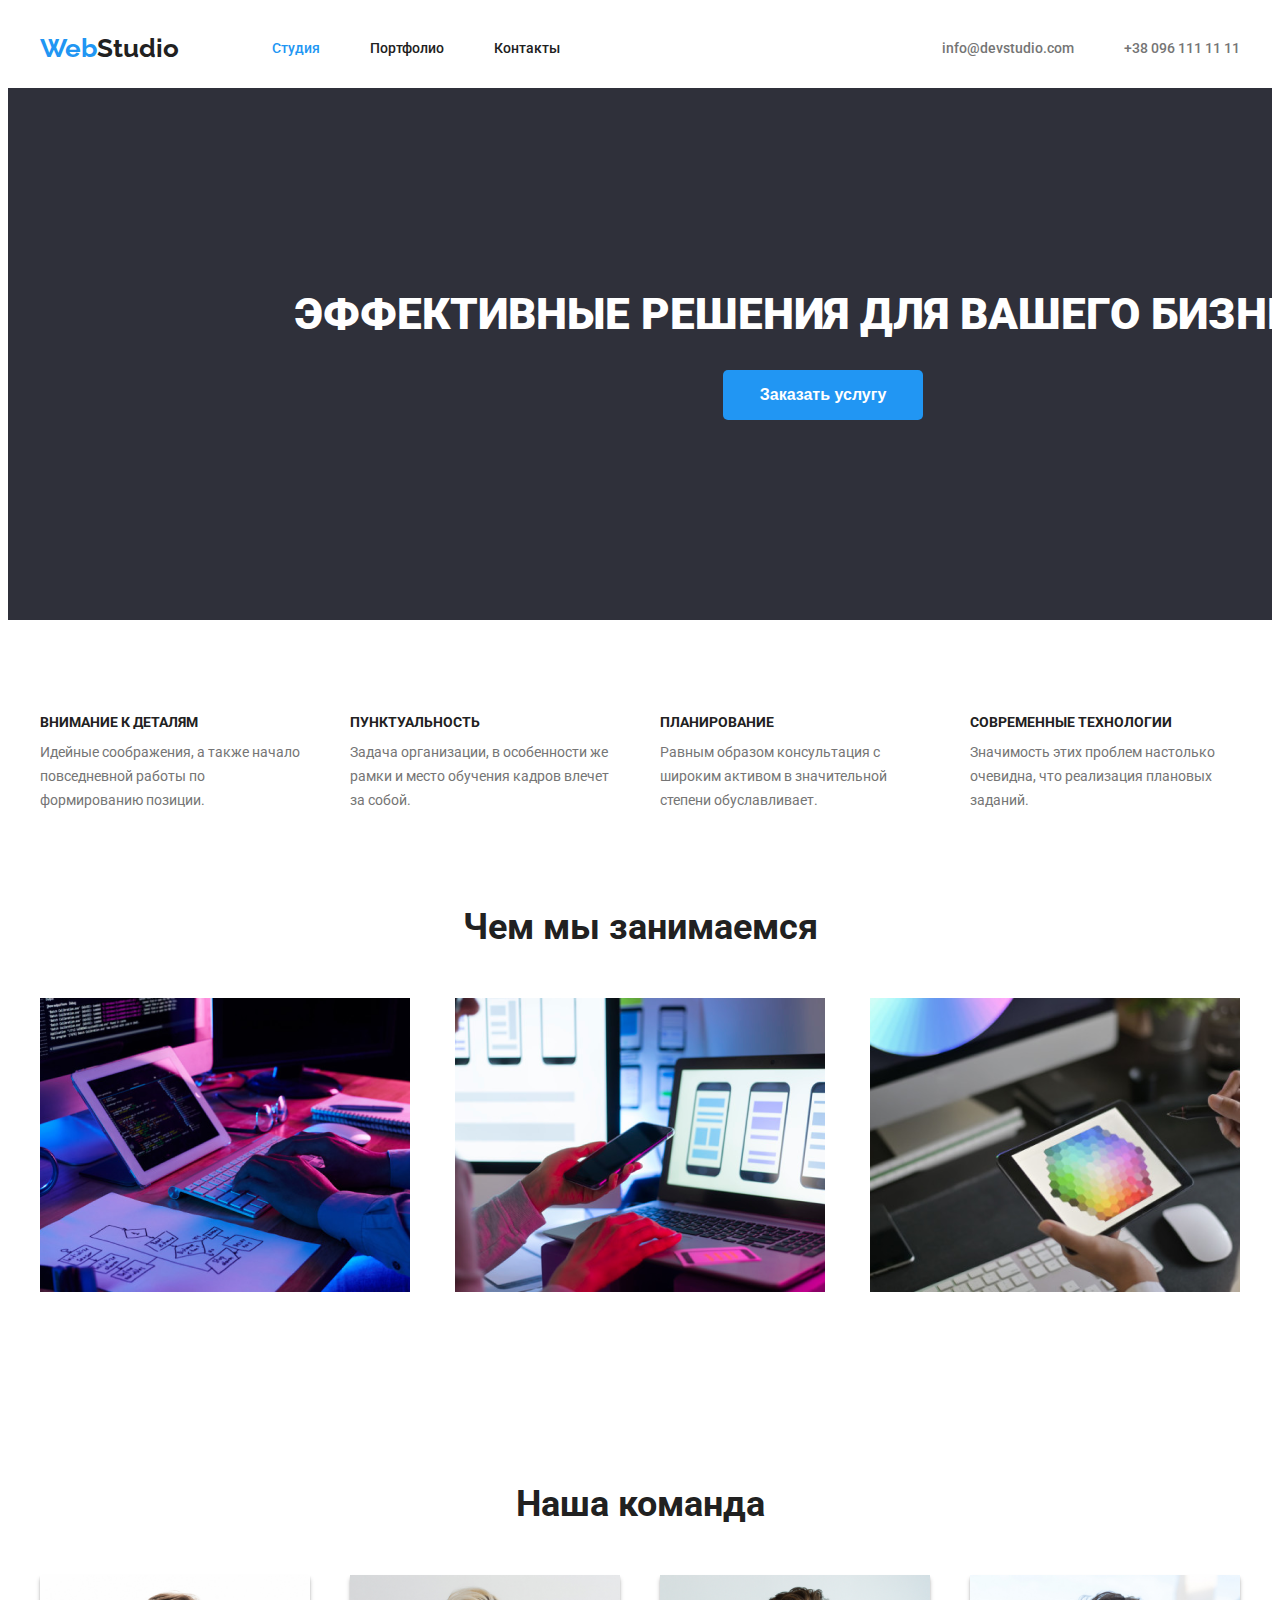
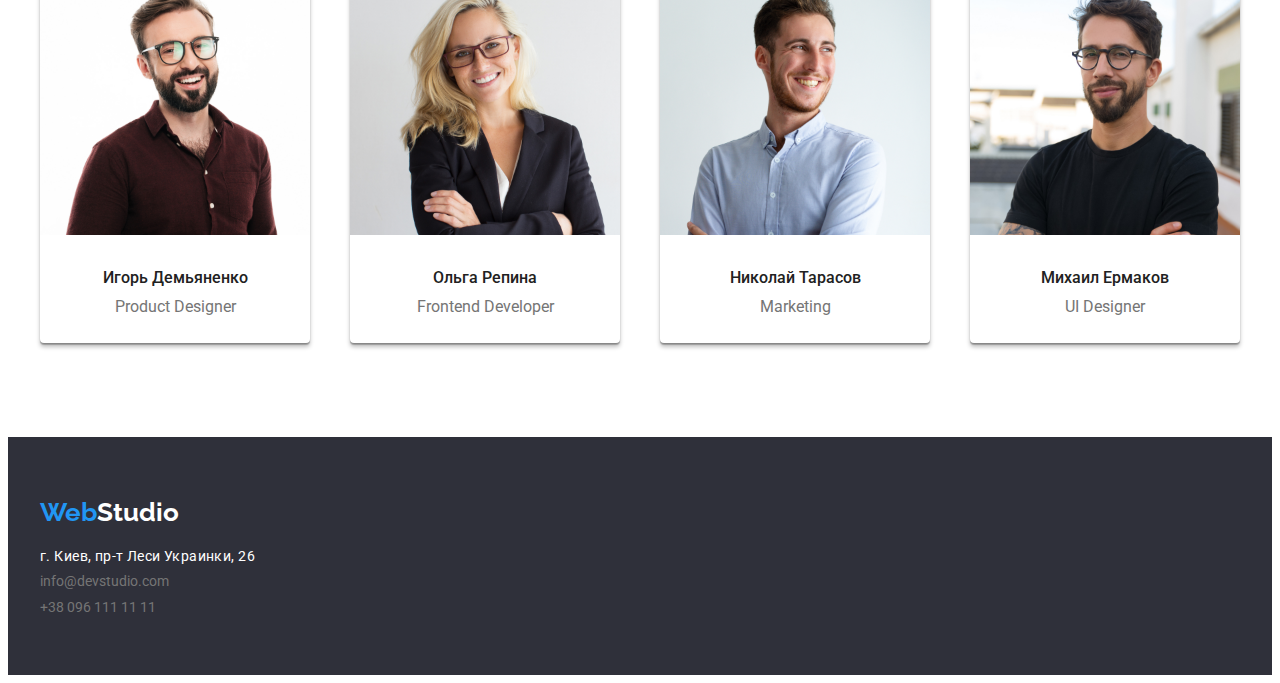
<file: index.html>
<!DOCTYPE html>
<html lang="ru">

<head>
    <meta name="viewport" content="width=device-width, initial-scale=1.0">
    <link rel="preconnect" href="https://fonts.gstatic.com">
    <link href="https://fonts.googleapis.com/css2?family=Raleway:wght@700&family=Roboto:wght@400;500;700;900&display=swap" rel="stylesheet">
    <link rel="stylesheet" href="https://cdnjs.cloudflare.com/ajax/libs/modern-normalize/1.0.0/modern-normalize.min.css" integrity="sha512-ISS7cAi1PEhQ8jnbJpJZMd29NlhNj4AWYyLOSp2CE/CsHxTCu+r+t0D2yoJudVrd0/8fTVPUVDzY5Tvli75u/g==" crossorigin="anonymous">
    <link rel="stylesheet" href="./styles/style.css">
<title>Main</title>
</head>

<body>
    <header>
        <div class="page-header container">
            <a href="./index.html" class="logo"><span class="blue">Web</span>Studio</a>
            <nav>
                <ul class="site-nav">
                    <li class="item"><a href="./index.html" class="link-nav current">Студия</a></li>
                    <li class="item"><a href="./portfolio.html" class="link-nav">Портфолио</a></li>
                    <li class="item"><a href="./kontakts.html" class="link-nav">Контакты</a></li>
                </ul>
            </nav>
            <ul class="contact-details">
                <li class="item"><a href="mailto:info@devstudio.com" class="link-contact">info@devstudio.com</a></li>
                <li class="item"><a href="tel:+380961111111" class="link-contact">+38 096 111 11 11</a></li>
            </ul> 
        </div>  
    </header>

    <main class="main">
        <section class="hero">
            <div class="container">
                <h1>Эффективные решения для вашего бизнеса</h1>
                <button type="button" class="hero-button">Заказать услугу</button>
            </div>
        </section>
        <section>
            <div class="features-block container">
                <ul class="list">
                    <li class="feature-item">
                        <h3 class="feature-title">Внимание к деталям</h3>
                        <p class="feature-description">Идейные соображения, а также начало повседневной работы по формированию позиции.
                        </p>
                    </li>
                    <li class="feature-item">
                        <h3 class="feature-title">Пунктуальность</h3>
                        <p class="feature-description">Задача организации, в особенности же рамки и место обучения кадров влечет за собой.</p>
                    </li>
                    <li class="feature-item">
                        <h3 class="feature-title">Планирование</h3>
                        <p class="feature-description">Равным образом консультация с широким активом в значительной степени обуславливает.</p>
                    </li>
                    <li class="feature-item">
                        <h3 class="feature-title">Современные технологии</h3>
                        <p class="feature-description">Значимость этих проблем настолько очевидна, что реализация плановых заданий.</p>
                    </li>
                </ul>
            </div>
        </section>
        <section class="peactures-block">
            <div class="container">
                <h2 class="section-title">Чем мы занимаемся</h2>
                <ul class="list">
                    <li>
                        <img src="img/pictures-link1.png" alt="человек работает за компьютером" width="370" height="294">
                    </li>
                    <li>
                        <img src="img/pictures-link2.png" alt="человек держит телефон" width="370" height="294">
                    </li>
                    <li>
                        <img src="img/pictures-link3.png" alt="человек что-то делает на планшете" width="370" height="294">
                    </li>
                </ul>
            </div>
        </section>
        <section class="team-block">
            <div class="container">
                <h2 class="section-title">Наша команда</h2>
                <ul class="list">    
                    <li class="team-member">
                        <img src="img/digor.jpg" alt="Игорь Демьяненко_photo" width=270
                        height=260>
                        <div class="wrapper">
                            <h3 class="member-name">Игорь Демьяненко</h3>
                            <p>Product Designer</p>
                        </div>
                    </li>
                    <li class="team-member">
                        <img src="img/rolga.jpg" alt="Ольга Репина_photo-portrait" width=270
                        height=260>
                        <div class="wrapper">
                            <h3 class="member-name">Ольга Репина</h3>
                            <p>Frontend Developer</p>
                        </div>
                    </li>
                    <li class="team-member"> 
                        <img src="img/tnikolaj.jpg" alt="Николай Тарасов_photo-portrait" width=270
                        height=260>
                        <div class="wrapper">
                            <h3 class="member-name">Николай Тарасов</h3>
                            <p>Marketing</p>
                        </div>
                    </li>
                    <li class="team-member">
                        <img src="img/jmike.jpg" alt="Михаил Ермаков UI Designer_photo-portrait" width=270
                        height=260>
                        <div class="wrapper">
                            <h3 class="member-name">Михаил Ермаков</h3>
                            <p>UI Designer</p>
                        </div>
                    </li> 
                </ul>
            </div>    
        </section>
    </main>
    <footer>
        <div class="page-footer container">
            <a href="./index.html" class="logo"><span class="blue">Web</span>Studio</a>
            <address>г. Киев, пр-т Леси Украинки, 26</address>

            <ul class="contact-details__footer">
                <li class="item"><a href="mailto:info@devstudio.com">info@devstudio.com</a></li>
                <li class="item"><a href="tel:+380961111111">+38 096 111 11 11</a></li>
            </ul>    
        </div>      
    </footer>
</body>
</html>
</file>
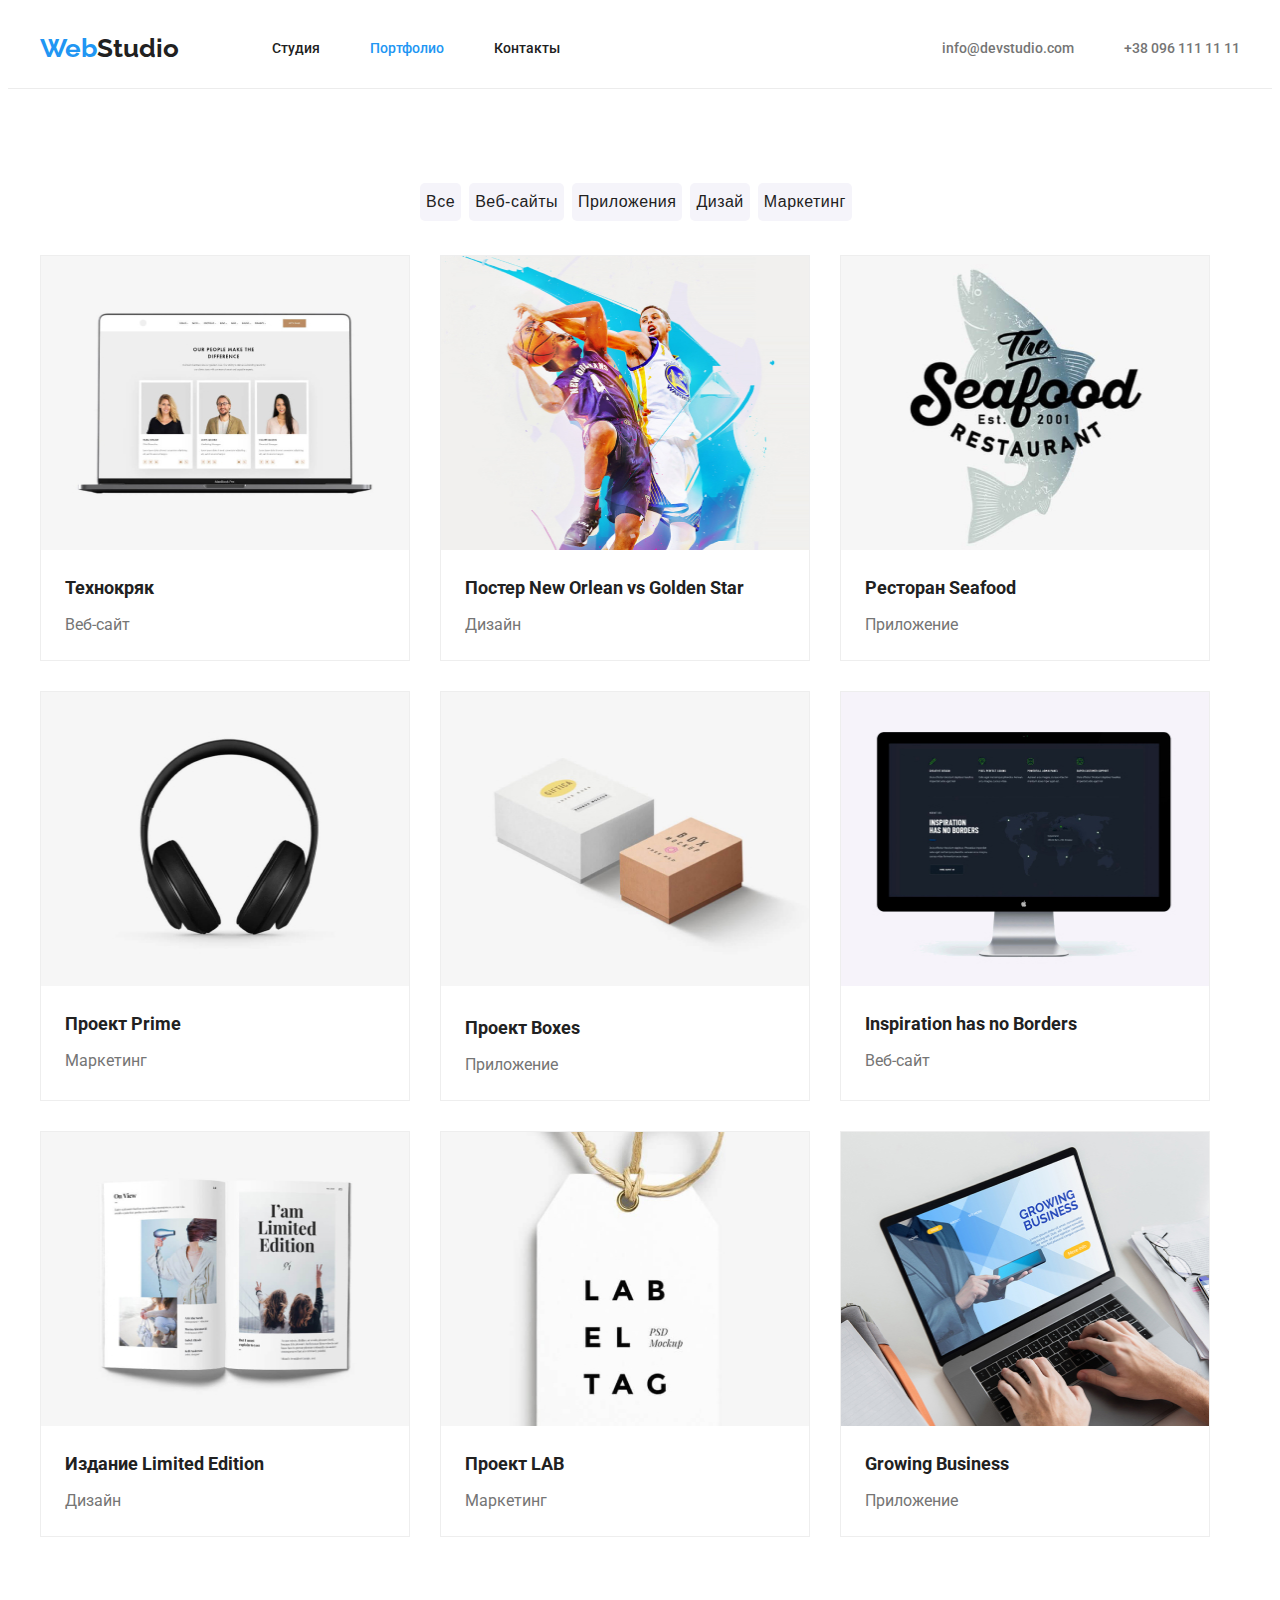
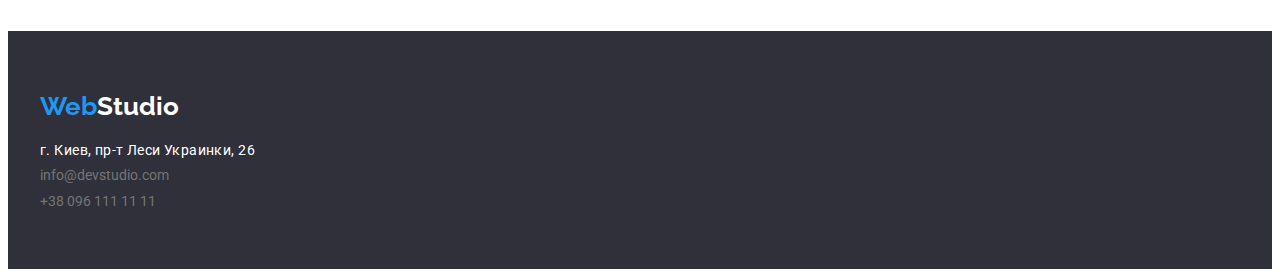
<file: portfolio.html>
<!DOCTYPE html>
<html lang="ru">
    <head>
        <meta charset="UTF-8">
        <meta name="viewport" content="width=device-width, initial-scale=1.0">
        <link rel="preconnect" href="https://fonts.gstatic.com">
        <link href="https://fonts.googleapis.com/css2?family=Raleway:wght@700&family=Roboto:wght@400;500;700;900&display=swap" rel="stylesheet">
        <link rel="stylesheet" href="https://cdnjs.cloudflare.com/ajax/libs/modern-normalize/1.0.0/modern-normalize.min.css" integrity="sha512-ISS7cAi1PEhQ8jnbJpJZMd29NlhNj4AWYyLOSp2CE/CsHxTCu+r+t0D2yoJudVrd0/8fTVPUVDzY5Tvli75u/g==" crossorigin="anonymous">
        <link rel="stylesheet" href="./styles/style.css">
        <title>Portfolio</title>
    </head>
    <body>
        <header class="portfolio-header">
            <div class="page-header container">
                <a href="./index.html" class="logo"><span class="blue">Web</span>Studio</a>
                <nav>
                    <ul class="site-nav">
                        <li class="item"><a href="./index.html" class="link-nav">Студия</a></li>
                        <li class="item"><a href="./portfolio.html" class="link-nav current">Портфолио</a></li>
                        <li class="item"><a href="./kontakts.html" class="link-nav">Контакты</a></li>
                    </ul>
                </nav>
                <ul class="contact-details">
                    <li class="item"><a href="mailto:info@devstudio.com" class="link-contact">info@devstudio.com</a></li>
                    <li class="item"><a href="tel:+380961111111" class="link-contact">+38 096 111 11 11</a></li>
                </ul> 
            </div>  
        </header>
        <main>
            <section class=" wrapper container">
                <h1 class="main-title_portfolio">Portfolio</h1> 

                <ul class="filter">
                    <li class="item"><button type="button" class="filtеr-button">Все</button></li>
                    <li class="item"><button type="button" class="filtеr-button">Веб-сайты</button></li>
                    <li class="item"><button type="button" class="filtеr-button">Приложения</button></li>
                    <li class="item"><button type="button" class="filtеr-button">Дизай</button></li>
                    <li class="item"><button type="button" class="filtеr-button">Маркетинг</button></li>
                </ul>

                <ul class="projects">
                    <li class="item">
                        <a href="" class="project-link">
                            <img src="img/proj1.jpg" alt="notebook" width="368" height="294">
                            <div class="project-text">
                                <h2 class="project-title">Технокряк</h2>
                                <p>Веб-сайт</p>
                            </div>
                        </a>
                    </li>
                    <li class="item">
                        <a href="" class="project-link">
                            <img src="img/proj2.jpg" alt="two basketball players in a jumpr" width="368" height="294">
                            <div class="project-text">
                                <h2 class="project-title">Постер New Orlean vs Golden Star</h2>
                                <p>Дизайн</p>
                            </div>
                        </a>
                    </li>
                    <li class="item">
                        <a href="" class="project-link">
                            <img src="img/proj3.jpg" alt="fish restaurant logo" width="368" height="294">
                            <div class="project-text">  
                                <h2 class="project-title">Ресторан Seafood</h2>
                                <p>Приложение</p>
                            </div>
                        </a>
                    </li>
                    <li class="item">
                        <a href="" class="project-link">
                            <img src="img/proj4.jpg" alt="headphones" width="368" height="294">
                            <div class="project-text">
                                <h2 class="project-title">Проект Prime</h2>
                                <p>Маркетинг</p>
                            </div>
                        </a>
                    </li>
                    <li class="item">
                        <a href="">
                            <img src="img/proj5.jpg" alt="two boxes" width="368" height="294"> 
                            <div class="project-text">
                                <h2 class="project-title">Проект Boxes</h2>
                                <p>Приложение</p>
                            </div>
                        </a>
                    </li>
                    <li class="item">
                        <a href="" class="project-link">
                            <img src="img/proj6.jpg" alt="komputer" width="368" height="294">
                            <div class="project-text">
                                <h2 class="project-title">Inspiration has no Borders</h2>
                                <p>Веб-сайт</p>
                            </div>
                        </a>
                    </li>
                    <li class="item">
                        <a href="" class="project-link">
                            <img src="img/proj7.jpg" alt="magazine" width="368" height="294">
                            <div class="project-text">
                                <h2 class="project-title">Издание Limited Edition</h2>
                                <p>Дизайн</p>
                            </div>
                        </a>
                    </li>
                    <li class="item">
                        <a href="" class="project-link">
                            <img src="img/proj8.jpg" alt="label with the text" width="368" height="294">
                            <div class="project-text">
                                <h2 class="project-title">Проект LAB</h2>
                                <p>Маркетинг</p>
                            </div>
                        </a>
                    </li>
                    <li class="item">
                        <a class="project-link">
                            <img src="img/proj9.jpg" alt="website on the laptop" width="368" height="294">
                            <div class="project-text">
                                <h2 class="project-title">Growing Business</h2>
                                <p>Приложение</p>
                            </div>
                        </a>
                    </li>
                </ul>
            </section>
        </main>
        <footer>
            <div class="page-footer container">
                <a href="./index.html" class="logo"><span class="blue">Web</span>Studio</a>
                <address>г. Киев, пр-т Леси Украинки, 26</address>
    
                <ul class="contact-details__footer">
                    <li class="item"><a href="mailto:info@devstudio.com">info@devstudio.com</a></li>
                    <li class="item"><a href="tel:+380961111111">+38 096 111 11 11</a></li>
                </ul>    
            </div>      
        </footer>
    </body>
</html>
</file>
<file: styles/style.css>
:root {
    --primary-text-color: #757575;
    --title-text-color: #212121;
    --akcent-color:  #2196F3;
    --hero-footer-bg-color:#2F303A;
    --primaty-wite-colour:  #fff;
    --secondary-bg-colour: #F5F4FA;
    
}


/* цвет основного текста #757575 */
/* вторичный цвет текста #212121 */
/* акцент_blue #2196F3 */
/* белый #ffffff */
/* цвет hero, footer #2F303A */ 
/* вторичный цвет фона #F5F4FA */


body {
  color: var(--primary-text-color);
  font-family: Roboto;
  font-size: 14px;
}


a { 
  color: inherit; 
  text-decoration: none;
} 


ul { 
    list-style:none;
    margin: 0;
    padding: 0;
} 


/* Logo style */

.blue {
    color: var(--akcent-color);
}

.logo {

    color: var(--title-text-color);
    font-family: 'Raleway', sans-serif;
    font-weight: bold;
    font-size: 26px;
    line-height: 31px;
}


/* site nav styling*/

.portfolio-header {
    border-bottom: 1px solid #ECECEC;
}

.page-header {
    display: flex;
    align-items: center;
}

nav {
    margin-left: 93px;
}

.site-nav {
    display: flex;
}


.site-nav > .item:not(:last-child){
    margin-right: 50px;
    align-items: center;
}



.link-nav:hover,
.link-nav:focus,
.link-contact:hover,
.link-contact:focus {
    color: var(--akcent-color);
}

.site-nav .current {
    color: var(--akcent-color);
}

.link-nav {
    color: var(--title-text-color);
    font-weight: 500;
    line-height: 16px;

}

.link-nav,
.link-contact{
padding-top: 32px;
padding-bottom: 32px;
display: inline-block;
}
/*Contacts styling */

.contact-details {
    display: flex;
    margin-left: auto;

    font-weight: 500;
    color: var(--primary-text-color);
}

.contact-details > .item:not(:last-child){
    margin-right: 50px;
}

/* Hero styling */
h1 {

    margin-top: 0;
    margin-bottom: 30px;

    color: var(--primaty-wite-colour);
    font-weight: 900;
    font-size: 44px;
    text-transform: uppercase;
}


.hero {
    background-color: var(--hero-footer-bg-color);
    text-align: center;
    padding: 200px 200px;
}

/* .hero .container {
    padding: 200px 267px;
} */

/* button styling */

button {
    
    border: none;
    border-radius: 5px;
    text-align: center; 
    cursor: pointer;
}

.hero-button {
    background-color: var(--akcent-color);
    padding: 10px 32px;
    min-width: 200px;

    color: var(--primaty-wite-colour);
    font-size: 16px;
    font-weight: 700;
    line-height: 30px;
   

}

/* .btn-text {
    color: var(--primaty-wite-colour);
    font-size: 16px;
    font-weight: 700;
    line-height: 30px;
   
} */

/* Common section styles */

.section-title {
    text-align: center;
}

.features-block {
   padding-top: 94px;
}

.peactures-block,
.team-block {
    padding-top: 94px;
    padding-bottom: 94px;
}

.section-title {
    font-weight: bold;
    font-size: 36px;
    color: var(--title-text-color);

    margin-top: 0;
    margin-bottom: 50px;
}


.feature-description {
    line-height: 24px;
    margin-top: 0;
    margin-bottom: 0;
}
/* Features-block styles */


.features-block>.list{
    display: flex;
    justify-content: space-between;
}

.feature-item {
    width: 270px;
    }
    
.feature-item:not(:last-child){
    margin-right: 30px;
    align-items: center;
}

.feature-title {
    font-size: 14px; 
    margin-top: 0;
    margin-bottom: 10px;

    /* иначе стили браузера переопределяют заданную в body величину шрифта*/
    font-weight: bold;
    text-transform: uppercase;
    color: var(--title-text-color);
}



/* Team block styling */
.team-member {
    width: 270px;
    height: 368px;
    background:var(--primaty-wite-colour);
    box-shadow: 0px 4px 4px rgba(0, 0, 0, 0.25), 0px 1px 1px rgba(0, 0, 0, 0.14), 0px 2px 1px rgba(0, 0, 0, 0.2);
    border-radius: 0px 0px 4px 4px;
    text-align: center;
}

.team-member>.wrapper{
    padding-top: 30px ;
    padding-bottom: 30px;
}

.member-name {
    font-weight: 500;
    font-size: 16px;
    color: var(--title-text-color);
    margin-top: 0;
    margin-bottom: 10px;
}

.team-member p {
    font-weight: 400;
    font-size: 16px;
    margin-top: 0;
    margin-bottom: 0;
}

/* footer styling  */

footer {
    background-color: var(--hero-footer-bg-color);
    padding: 60px 15px;
} 


footer .logo {
    color: var(--primaty-wite-colour);
    margin-bottom: 20px;
    display: inline-block;
    
}

address {
    font-style: normal;
    font-weight: 400;
    color: var(--primaty-wite-colour);
    letter-spacing: 0.03em;
    margin-bottom: 9px;   
}

footer .contact-details {
    display: flex;
    flex-direction: column;
}

.contact-details__footer > :not(:last-child){
    margin-bottom: 10px;
}

/* portfolio */

.main-title_portfolio {
    visibility: hidden;
      position: absolute;
    clip: rect(0 0 0 0);
    width: 1px;
    height: 1px;
    margin: -1px;
}

.wrapper {
    padding-top: 94px;
    padding-bottom: 94px;
}

.filtеr-button {
    color: var(--title-text-color);
    font-weight: 500;
    font-size: 16px;
    line-height: 26px;
    letter-spacing: 0.03em;
    background-color: var(--secondary-bg-colour);

    padding-top: 6px;
    padding-bottom: 6px;
}

.filtеr-button:hover,
.filtеr-button:focus {
    background-color: var(--akcent-color);
    color: var(--primaty-wite-colour);
    box-shadow: 0px 3px 1px rgba(0, 0, 0, 0.1), 0px 1px 2px rgba(0, 0, 0, 0.08), 0px 2px 2px rgba(0, 0, 0, 0.12);
}

.filter > .item {
    margin-right: 8px;
    align-items: center;
}

.filter {
    display: flex;
    justify-content:center;
    margin-bottom: 34px;
}


.projects {
    font-size: 16px;
    display: flex;
    flex-wrap: wrap;
}

.project-link{
    display: inline-block;
    font-size: 0;
}

.projects > .item {
    width: 370px;
    border: 1px solid #EEEEEE;
   
    box-sizing: border-box;
    margin-right: 30px;
    margin-bottom: 30px;
}

.projects > .item:nth-child(3n) {
    margin-right: 0;
}

.projects > .item:nth-last-child(-n+3) {
    margin-bottom: 0;
}

.project-text {
    padding: 20px 24px;
}

.project-text > p {
    margin-top: 0;
    margin-bottom: 0;
    line-height: 30px;
    font-size: 16px;
}

.project-title {
    font-weight: bold;
    font-size: 18px;
    line-height: 36px;
    color: var(--title-text-color);
    
    margin-top: 0;
    margin-bottom: 4px;
}


/* positioning */   
.container {
    width: 1200px;
    margin: 0 auto;
    padding-left: 15px;
    padding-right: 15px;
    
}

.list {
    display: flex;
    justify-content: space-between;
}
</file>
